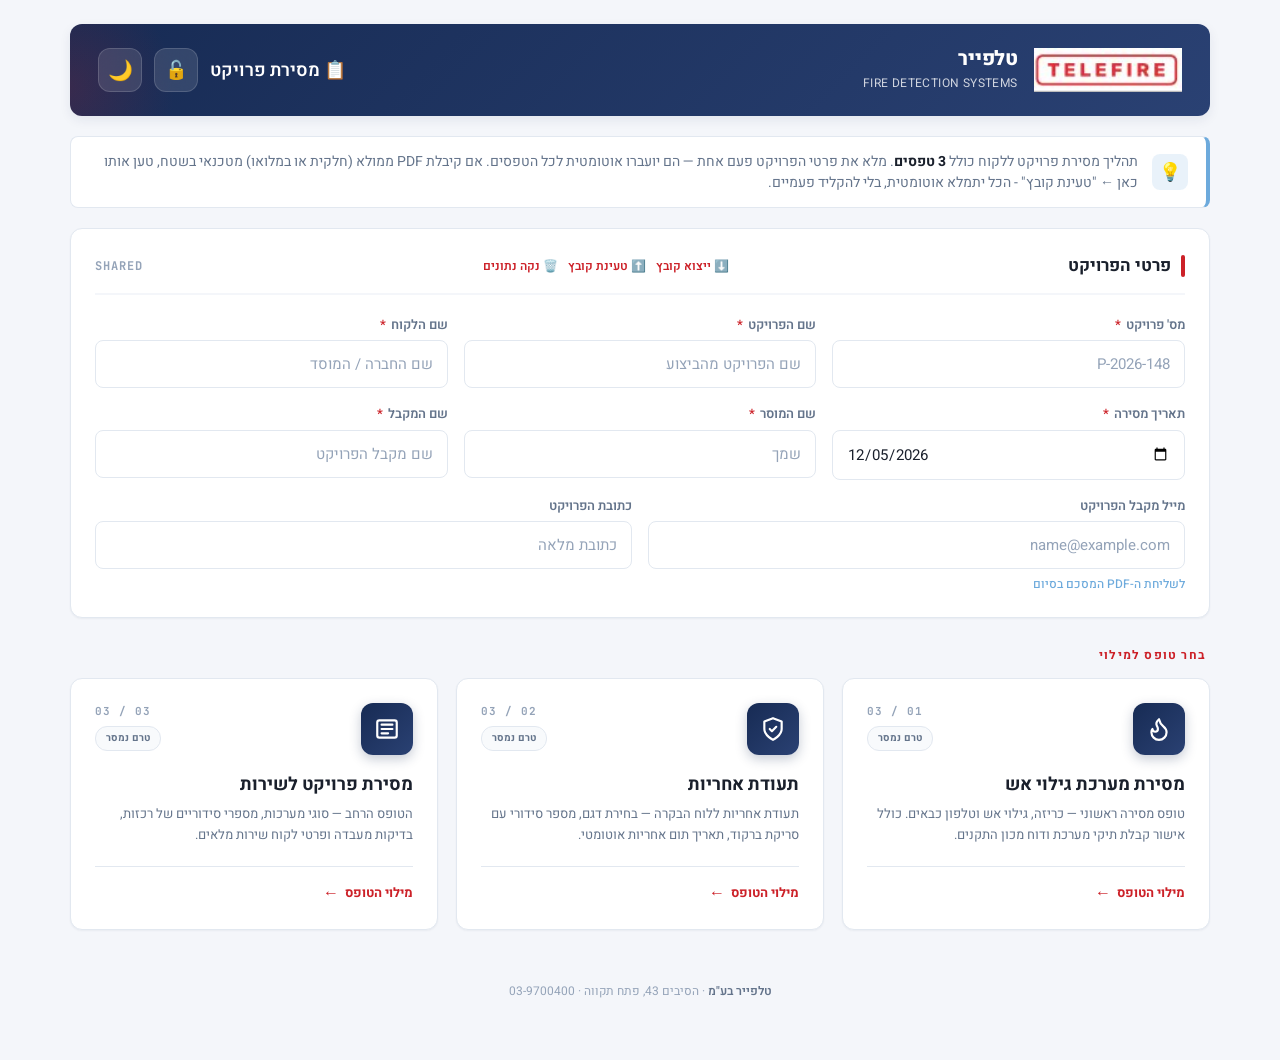
<file: index.html>
<!DOCTYPE html>
<html lang="he" dir="rtl">
<head>
<meta charset="UTF-8">
<meta name="viewport" content="width=device-width, initial-scale=1.0">
<title>מסירת פרויקט | טלפייר</title>

<!-- Fonts -->
<link rel="preconnect" href="https://fonts.googleapis.com">
<link rel="preconnect" href="https://fonts.gstatic.com" crossorigin>
<link href="https://fonts.googleapis.com/css2?family=Heebo:wght@300;400;500;600;700;800&family=JetBrains+Mono:wght@500;600&display=swap" rel="stylesheet">

<!-- Shared styles -->
<link rel="stylesheet" href="shared/styles.css">
</head>
<body>

<div class="app app--wide">

  <!-- ===== HEADER ===== -->
  <header class="header">
    <div class="brand">
      <div class="brand-logo">
        <img src="shared/telefire-logo.png" alt="Telefire">
      </div>
      <div class="brand-text">
        <div class="name">טלפייר</div>
        <div class="tagline">FIRE DETECTION SYSTEMS</div>
      </div>
    </div>
    <div class="header-right">
      <div class="page-title">📋 מסירת פרויקט</div>
      <button class="data-lock-toggle" id="dataLockToggle" type="button" aria-label="נעילת נתונים">🔓</button>
      <button class="theme-toggle" id="themeToggle" aria-label="החלף תצוגה" title="החלף תצוגה">
        <span id="themeIcon">🌙</span>
      </button>
    </div>
  </header>

  <!-- ===== INTRO ===== -->
  <div class="intro-bar">
    <div class="icon">💡</div>
    <div>
      תהליך מסירת פרויקט ללקוח כולל <strong>3 טפסים</strong>.
      מלא את פרטי הפרויקט פעם אחת — הם יועברו אוטומטית לכל הטפסים.
      אם קיבלת PDF ממולא (חלקית או במלואו) מטכנאי בשטח, טען אותו כאן ← "טעינת קובץ" - הכל יתמלא אוטומטית, בלי להקליד פעמיים.
    </div>
  </div>

  <!-- ===== SHARED PROJECT FIELDS ===== -->
  <section class="card">
    <div class="card-title">
      פרטי הפרויקט
      <button type="button" id="exportBtn" class="signature-clear" style="margin-right:auto;">⬇️ ייצוא קובץ</button>
      <button type="button" id="importBtn" class="signature-clear">⬆️ טעינת קובץ</button>
      <input type="file" id="importFile" accept="application/pdf,.pdf,application/json,.json" style="display:none">
      <button type="button" id="clearFormBtn" class="signature-clear">🗑️ נקה נתונים</button>
      <span class="card-title-num">SHARED</span>
    </div>

    <div class="fields-3">
      <div class="field">
        <label>מס' פרויקט <span class="req">*</span></label>
        <input class="input" type="text" name="project_number" placeholder="P-2026-148">
      </div>
      <div class="field">
        <label>שם הפרויקט <span class="req">*</span></label>
        <input class="input" type="text" name="project_name" placeholder="שם הפרויקט מהביצוע">
      </div>
      <div class="field">
        <label>שם הלקוח <span class="req">*</span></label>
        <input class="input" type="text" name="customer_name" placeholder="שם החברה / המוסד">
      </div>
    </div>

    <div class="fields-3" style="margin-top:16px;">
      <div class="field">
        <label>תאריך מסירה <span class="req">*</span></label>
        <input class="input" type="date" name="handover_date">
      </div>
      <div class="field">
        <label>שם המוסר <span class="req">*</span></label>
        <input class="input" type="text" name="deliverer_name" placeholder="שמך">
      </div>
      <div class="field">
        <label>שם המקבל <span class="req">*</span></label>
        <input class="input" type="text" name="receiver_name" placeholder="שם מקבל הפרויקט">
      </div>
    </div>

    <div class="fields" style="margin-top:16px;">
      <div class="field">
        <label>מייל מקבל הפרויקט</label>
        <input class="input" type="email" name="receiver_email" dir="ltr" style="text-align:right;" placeholder="name@example.com">
        <span class="field-hint">לשליחת ה-PDF המסכם בסיום</span>
      </div>
      <div class="field">
        <label>כתובת הפרויקט</label>
        <input class="input" type="text" name="project_address" placeholder="כתובת מלאה">
      </div>
    </div>
  </section>

  <!-- ===== FORM SELECTION CARDS ===== -->
  <div class="section-label">בחר טופס למילוי</div>

  <div class="handover-cards">

    <!-- Card 1: Fire System -->
    <a class="handover-card" href="form1-fire-system.html" data-form="fire-system">
      <div class="handover-card-header">
        <div class="handover-card-icon">
          <svg viewBox="0 0 24 24" fill="none" stroke="currentColor" stroke-width="2" stroke-linecap="round" stroke-linejoin="round">
            <path d="M8.5 14.5A2.5 2.5 0 0 0 11 12c0-1.38-.5-2-1-3-1.072-2.143-.224-4.054 2-6 .5 2.5 2 4.9 4 6.5 2 1.6 3 3.5 3 5.5a7 7 0 1 1-14 0c0-1.153.433-2.294 1-3a2.5 2.5 0 0 0 2.5 2.5z"/>
          </svg>
        </div>
        <div class="handover-card-meta">
          <span class="handover-card-num">01 / 03</span>
          <span class="handover-card-status status-pending" data-status>טרם נמסר</span>
        </div>
      </div>
      <h3>מסירת מערכת גילוי אש</h3>
      <p>טופס מסירה ראשוני — כריזה, גילוי אש וטלפון כבאים. כולל אישור קבלת תיקי מערכת ודוח מכון התקנים.</p>
      <span class="handover-card-cta">מילוי הטופס</span>
    </a>

    <!-- Card 2: Warranty -->
    <a class="handover-card" href="form2-warranty.html" data-form="warranty">
      <div class="handover-card-header">
        <div class="handover-card-icon">
          <svg viewBox="0 0 24 24" fill="none" stroke="currentColor" stroke-width="2" stroke-linecap="round" stroke-linejoin="round">
            <path d="M12 22s8-4 8-10V5l-8-3-8 3v7c0 6 8 10 8 10z"/>
            <path d="M9 12l2 2 4-4"/>
          </svg>
        </div>
        <div class="handover-card-meta">
          <span class="handover-card-num">02 / 03</span>
          <span class="handover-card-status status-pending" data-status>טרם נמסר</span>
        </div>
      </div>
      <h3>תעודת אחריות</h3>
      <p>תעודת אחריות ללוח הבקרה — בחירת דגם, מספר סידורי עם סריקת ברקוד, תאריך תום אחריות אוטומטי.</p>
      <span class="handover-card-cta">מילוי הטופס</span>
    </a>

    <!-- Card 3: Service -->
    <a class="handover-card" href="form3-service.html" data-form="service">
      <div class="handover-card-header">
        <div class="handover-card-icon">
          <svg viewBox="0 0 24 24" fill="none" stroke="currentColor" stroke-width="2" stroke-linecap="round" stroke-linejoin="round">
            <rect x="3" y="4" width="18" height="16" rx="2"/>
            <path d="M7 8h10M7 12h10M7 16h6"/>
          </svg>
        </div>
        <div class="handover-card-meta">
          <span class="handover-card-num">03 / 03</span>
          <span class="handover-card-status status-pending" data-status>טרם נמסר</span>
        </div>
      </div>
      <h3>מסירת פרויקט לשירות</h3>
      <p>הטופס הרחב — סוגי מערכות, מספרי סידוריים של רכזות, בדיקות מעבדה ופרטי לקוח שירות מלאים.</p>
      <span class="handover-card-cta">מילוי הטופס</span>
    </a>

  </div>

  <!-- ===== FOOTER ===== -->
  <div class="footer">
    <strong>טלפייר בע"מ</strong> · הסיבים 43, פתח תקווה · 03-9700400
  </div>

</div>

<div class="toast" id="toast"></div>

<!-- Shared scripts -->
<script src="shared/theme.js"></script>

<script>
// ============================================
// PAGE LOGIC - Landing Page
// ============================================

// 1. Dark mode
TF_initTheme();

// 2. Shared fields setup
const SHARED_FIELDS = [
  'project_number', 'project_name', 'customer_name',
  'handover_date', 'deliverer_name', 'receiver_name', 'receiver_email', 'project_address'
];
const REQUIRED_FIELDS = [
  'project_number', 'project_name', 'customer_name',
  'handover_date', 'deliverer_name', 'receiver_name'
];

// Landing page uses the same lock-aware draft mechanism as the forms.
// The shared fields themselves live in TF shared storage (for cross-form prefill),
// and the lock/dialog behavior wraps around restoring them on reload.
const FORM_TYPE = 'landing';

// Restore: on reload without lock -> ask; otherwise silent restore
(function() {
  const shared = TF_getShared();
  const hasData = SHARED_FIELDS.some(n => shared[n]);

  function applySharedToFields() {
    TF_prefillShared(SHARED_FIELDS);
  }
  function clearSharedData() {
    TF_clearShared();
  }

  // Detect reload
  let reload = false;
  try {
    const nav = performance.getEntriesByType('navigation');
    reload = nav.length > 0 && nav[0].type === 'reload';
  } catch (e) {}

  if (hasData && reload && !TF_isLocked()) {
    // Ask the user via the shared dialog (built by theme.js for forms;
    // we re-create the same minimal dialog here)
    const overlay = document.createElement('div');
    overlay.className = 'draft-dialog-overlay show';
    const dialog = document.createElement('div');
    dialog.className = 'draft-dialog show';
    dialog.innerHTML =
      '<div class="draft-dialog-icon">📝</div>' +
      '<div class="draft-dialog-title">נמצאו נתונים שמורים</div>' +
      '<div class="draft-dialog-text">יש פרטי פרויקט שמורים מהפעם הקודמת. מה תרצה לעשות?</div>' +
      '<div class="draft-dialog-actions">' +
      '<button type="button" class="btn btn-primary" data-action="continue">המשך מהנתונים</button>' +
      '<button type="button" class="btn btn-secondary" data-action="clean">התחל נקי</button>' +
      '</div>';
    document.body.appendChild(overlay);
    document.body.appendChild(dialog);
    const close = () => { overlay.remove(); dialog.remove(); };
    dialog.querySelector('[data-action="continue"]').addEventListener('click', () => { close(); applySharedToFields(); setDefaultDate(); });
    dialog.querySelector('[data-action="clean"]').addEventListener('click', () => { close(); clearSharedData(); setDefaultDate(); });
  } else {
    applySharedToFields();
    setDefaultDate();
  }

  function setDefaultDate() {
    const dateField = document.querySelector('[name="handover_date"]');
    if (dateField && !dateField.value) {
      dateField.value = new Date().toISOString().split('T')[0];
      const data = TF_getShared();
      data.handover_date = dateField.value;
      TF_setShared(data);
    }
  }
})();

// Auto-save on typing
TF_autosaveShared(SHARED_FIELDS);

// Lock toggle + clear button (GLOBAL clear = new project, resets everything)
TF_initDataControls(FORM_TYPE, function() {
  // status badges reset happens via reload after TF_clearAll
});

// 3. Update form status badges (נשלח ✓)
const status = TF_getStatus();
document.querySelectorAll('.handover-card').forEach(card => {
  const form = card.dataset.form;
  const badge = card.querySelector('[data-status]');
  if (status[form] && status[form].submitted) {
    badge.textContent = 'נשלח ✓';
    badge.classList.remove('status-pending');
    badge.classList.add('status-done');
  }
});

// 4. Validate required fields before entering a form
document.querySelectorAll('.handover-card').forEach(card => {
  card.addEventListener('click', (e) => {
    const missing = REQUIRED_FIELDS.filter(name => {
      const el = document.querySelector(`[name="${name}"]`);
      return !el || !el.value.trim();
    });
    if (missing.length) {
      e.preventDefault();
      TF_toast('יש למלא את כל פרטי הפרויקט המשותפים');
      const first = document.querySelector(`[name="${missing[0]}"]`);
      if (first) {
        first.focus();
        first.scrollIntoView({ behavior: 'smooth', block: 'center' });
      }
    }
  });
});

// ===== PROJECT FILE EXPORT / IMPORT =====
// NEW: import now goes through the shared TF_applyProjectFile() (theme.js),
// which auto-detects a technician's PDF-with-embedded-data OR a plain .json,
// so loading a file HERE on the dashboard fills the shared project fields
// immediately - unblocking the cards above without retyping anything, and
// pre-fills any of the 3 forms' own drafts that the file contains too.
// Export stays a plain .json "everything" backup (pick which forms to
// include) - useful for the office to keep a full record, separate from
// the single-form PDF each form's own "ייצוא PDF למשרד" button produces.
(function(){
  const STATUS_K = 'tf_handover_status';
  const DRAFT_P  = 'tf_handover_draft_';
  const PROJECT_FORMS = [
    { type:'fire-system', label:'מסירת גילוי אש' },
    { type:'warranty',    label:'תעודת אחריות' },
    { type:'service',     label:'מסירה לשירות' }
  ];

  function valHasData(v){
    if (Array.isArray(v)) return v.some(x => String(x).trim() !== '');
    return v !== '' && v !== false && v != null;
  }
  function readDraft(type){
    try { return JSON.parse(sessionStorage.getItem(DRAFT_P + type) || 'null'); } catch(_){ return null; }
  }
  function formHasData(type){
    const d = readDraft(type);
    if (d && Object.keys(d).some(k => valHasData(d[k]))) return true;
    const st = TF_getStatus();
    if (st[type] && st[type].submitted) return true;
    const sig = TF_loadSignatureDraft(type);
    if (sig && Object.keys(sig).some(k => sig[k])) return true;
    return false;
  }

  function buildExport(types){
    const st = TF_getStatus();
    const forms = {};
    types.forEach(type => {
      let sig = TF_loadSignatureDraft(type);
      if (sig && !Object.keys(sig).length) sig = null;
      forms[type] = { draft: readDraft(type), sig: sig, submitted: !!(st[type] && st[type].submitted) };
    });
    return { schema:'telefire-handover-project', version:1,
             exported_at:new Date().toISOString(), shared:TF_getShared(), forms:forms };
  }

  function download(obj){
    const s = obj.shared || {};
    const raw = (s.project_number || s.project_name || 'project') + '';
    const safe = raw.replace(/[^\w\u0590-\u05FF\-]+/g,'_').slice(0,40) || 'project';
    const blob = new Blob([JSON.stringify(obj, null, 2)], { type:'application/json' });
    const a = document.createElement('a');
    a.href = URL.createObjectURL(blob);
    a.download = 'Telefire_Project_' + safe + '.json';
    document.body.appendChild(a); a.click(); a.remove();
    setTimeout(() => URL.revokeObjectURL(a.href), 1000);
  }

  function dialog(innerHTML){
    const overlay = document.createElement('div'); overlay.className = 'draft-dialog-overlay show';
    const box = document.createElement('div'); box.className = 'draft-dialog show';
    box.innerHTML = innerHTML;
    document.body.appendChild(overlay); document.body.appendChild(box);
    const close = () => { overlay.remove(); box.remove(); };
    overlay.addEventListener('click', close);
    return { box, close };
  }

  // ---------- EXPORT (unchanged - plain JSON "everything" backup) ----------
  document.getElementById('exportBtn').addEventListener('click', () => {
    const rows = PROJECT_FORMS.map(f => {
      const on = formHasData(f.type) ? 'checked' : '';
      return '<label style="display:flex;gap:10px;align-items:center;padding:8px 4px;font-weight:500;">' +
             '<input type="checkbox" value="' + f.type + '" ' + on + '> ' + f.label + '</label>';
    }).join('');
    const d = dialog(
      '<div class="draft-dialog-icon">⬇️</div>' +
      '<div class="draft-dialog-title">ייצוא קובץ פרויקט</div>' +
      '<div class="draft-dialog-text">בחר אילו טפסים לכלול. פרטי הפרויקט המשותפים תמיד נכללים.</div>' +
      '<div style="text-align:right;margin:6px 0 14px;">' + rows + '</div>' +
      '<div class="draft-dialog-actions">' +
      '<button type="button" class="btn btn-primary" data-act="go">ייצא</button>' +
      '<button type="button" class="btn btn-secondary" data-act="cancel">ביטול</button></div>'
    );
    d.box.querySelector('[data-act="cancel"]').addEventListener('click', d.close);
    d.box.querySelector('[data-act="go"]').addEventListener('click', () => {
      const types = Array.from(d.box.querySelectorAll('input[type="checkbox"]:checked')).map(c => c.value);
      d.close();
      download(buildExport(types));
      TF_toast('הקובץ יוצא ✓', 'success');
    });
  });

  // ---------- IMPORT (NEW - delegates to shared theme.js, PDF-aware) ----------
  TF_initProjectImportButton('importBtn', 'importFile');
})();
</script>

</body>
</html>
</file>
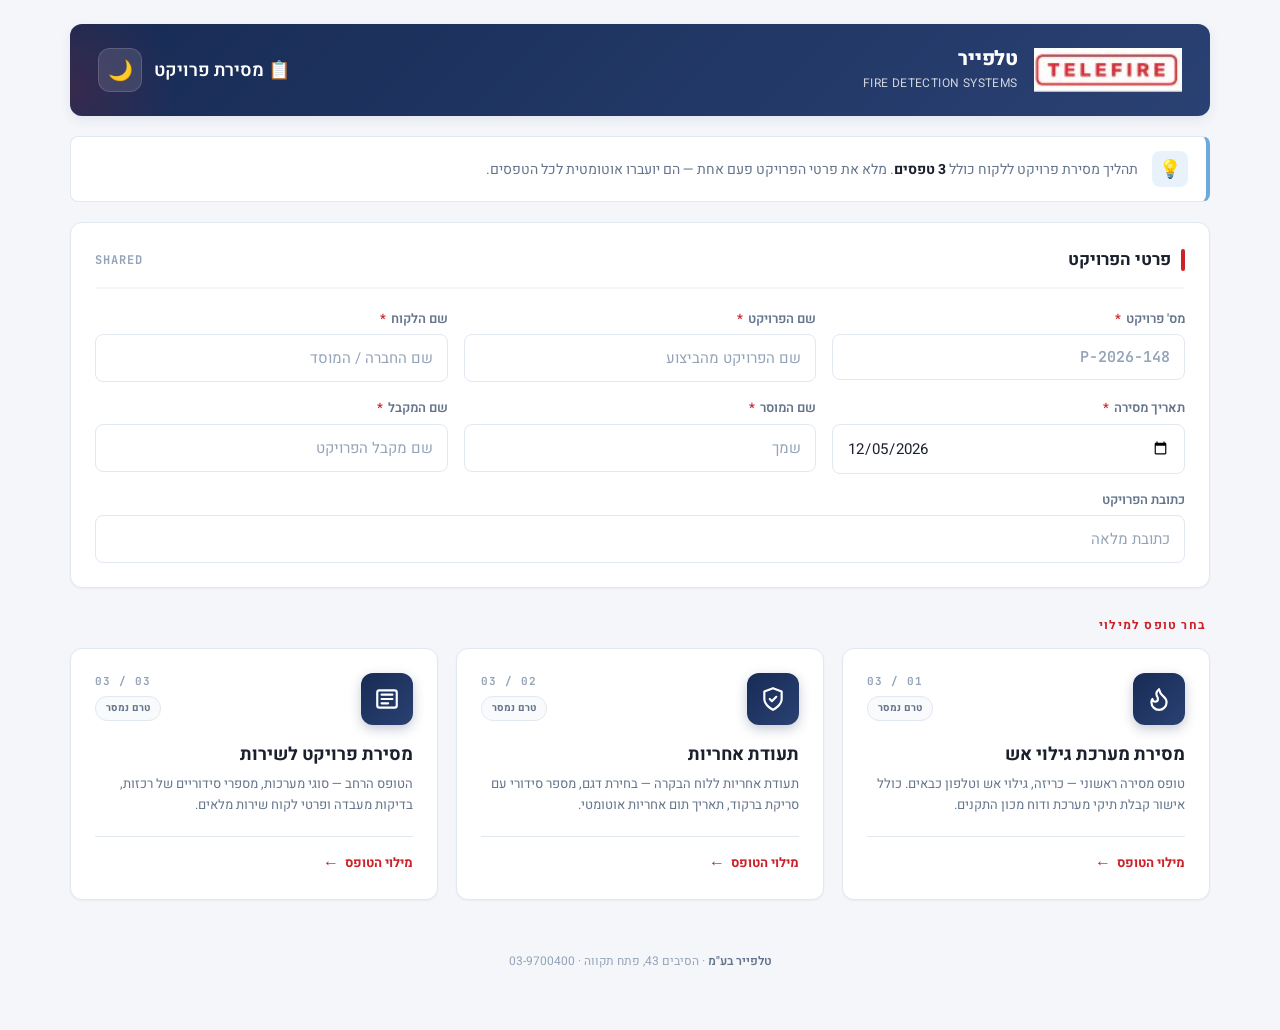
<file: index-1.html>
<!DOCTYPE html>
<html lang="he" dir="rtl">
<head>
<meta charset="UTF-8">
<meta name="viewport" content="width=device-width, initial-scale=1.0">
<title>מסירת פרויקט | טלפייר</title>

<!-- Fonts -->
<link rel="preconnect" href="https://fonts.googleapis.com">
<link rel="preconnect" href="https://fonts.gstatic.com" crossorigin>
<link href="https://fonts.googleapis.com/css2?family=Heebo:wght@300;400;500;600;700;800&family=JetBrains+Mono:wght@500;600&display=swap" rel="stylesheet">

<!-- Shared styles -->
<link rel="stylesheet" href="shared/styles.css">
</head>
<body>

<div class="app app--wide">

  <!-- ===== HEADER ===== -->
  <header class="header">
    <div class="brand">
      <div class="brand-logo">
        <img src="shared/telefire-logo.png" alt="Telefire">
      </div>
      <div class="brand-text">
        <div class="name">טלפייר</div>
        <div class="tagline">FIRE DETECTION SYSTEMS</div>
      </div>
    </div>
    <div class="header-right">
      <div class="page-title">📋 מסירת פרויקט</div>
      <button class="theme-toggle" id="themeToggle" aria-label="החלף תצוגה" title="החלף תצוגה">
        <span id="themeIcon">🌙</span>
      </button>
    </div>
  </header>

  <!-- ===== INTRO ===== -->
  <div class="intro-bar">
    <div class="icon">💡</div>
    <div>
      תהליך מסירת פרויקט ללקוח כולל <strong>3 טפסים</strong>.
      מלא את פרטי הפרויקט פעם אחת — הם יועברו אוטומטית לכל הטפסים.
    </div>
  </div>

  <!-- ===== SHARED PROJECT FIELDS ===== -->
  <section class="card">
    <div class="card-title">
      פרטי הפרויקט
      <span class="card-title-num">SHARED</span>
    </div>

    <div class="fields-3">
      <div class="field">
        <label>מס' פרויקט <span class="req">*</span></label>
        <input class="input input-mono" type="text" name="project_number" placeholder="P-2026-148">
      </div>
      <div class="field">
        <label>שם הפרויקט <span class="req">*</span></label>
        <input class="input" type="text" name="project_name" placeholder="שם הפרויקט מהביצוע">
      </div>
      <div class="field">
        <label>שם הלקוח <span class="req">*</span></label>
        <input class="input" type="text" name="customer_name" placeholder="שם החברה / המוסד">
      </div>
    </div>

    <div class="fields-3" style="margin-top:16px;">
      <div class="field">
        <label>תאריך מסירה <span class="req">*</span></label>
        <input class="input" type="date" name="handover_date">
      </div>
      <div class="field">
        <label>שם המוסר <span class="req">*</span></label>
        <input class="input" type="text" name="deliverer_name" placeholder="שמך">
      </div>
      <div class="field">
        <label>שם המקבל <span class="req">*</span></label>
        <input class="input" type="text" name="receiver_name" placeholder="שם מקבל הפרויקט">
      </div>
    </div>

    <div class="fields-1" style="margin-top:16px;">
      <div class="field">
        <label>כתובת הפרויקט</label>
        <input class="input" type="text" name="project_address" placeholder="כתובת מלאה">
      </div>
    </div>
  </section>

  <!-- ===== FORM SELECTION CARDS ===== -->
  <div class="section-label">בחר טופס למילוי</div>

  <div class="handover-cards">

    <!-- Card 1: Fire System -->
    <a class="handover-card" href="form1-fire-system.html" data-form="fire-system">
      <div class="handover-card-header">
        <div class="handover-card-icon">
          <svg viewBox="0 0 24 24" fill="none" stroke="currentColor" stroke-width="2" stroke-linecap="round" stroke-linejoin="round">
            <path d="M8.5 14.5A2.5 2.5 0 0 0 11 12c0-1.38-.5-2-1-3-1.072-2.143-.224-4.054 2-6 .5 2.5 2 4.9 4 6.5 2 1.6 3 3.5 3 5.5a7 7 0 1 1-14 0c0-1.153.433-2.294 1-3a2.5 2.5 0 0 0 2.5 2.5z"/>
          </svg>
        </div>
        <div class="handover-card-meta">
          <span class="handover-card-num">01 / 03</span>
          <span class="handover-card-status status-pending" data-status>טרם נמסר</span>
        </div>
      </div>
      <h3>מסירת מערכת גילוי אש</h3>
      <p>טופס מסירה ראשוני — כריזה, גילוי אש וטלפון כבאים. כולל אישור קבלת תיקי מערכת ודוח מכון התקנים.</p>
      <span class="handover-card-cta">מילוי הטופס</span>
    </a>

    <!-- Card 2: Warranty -->
    <a class="handover-card" href="form2-warranty.html" data-form="warranty">
      <div class="handover-card-header">
        <div class="handover-card-icon">
          <svg viewBox="0 0 24 24" fill="none" stroke="currentColor" stroke-width="2" stroke-linecap="round" stroke-linejoin="round">
            <path d="M12 22s8-4 8-10V5l-8-3-8 3v7c0 6 8 10 8 10z"/>
            <path d="M9 12l2 2 4-4"/>
          </svg>
        </div>
        <div class="handover-card-meta">
          <span class="handover-card-num">02 / 03</span>
          <span class="handover-card-status status-pending" data-status>טרם נמסר</span>
        </div>
      </div>
      <h3>תעודת אחריות</h3>
      <p>תעודת אחריות ללוח הבקרה — בחירת דגם, מספר סידורי עם סריקת ברקוד, תאריך תום אחריות אוטומטי.</p>
      <span class="handover-card-cta">מילוי הטופס</span>
    </a>

    <!-- Card 3: Service -->
    <a class="handover-card" href="form3-service.html" data-form="service">
      <div class="handover-card-header">
        <div class="handover-card-icon">
          <svg viewBox="0 0 24 24" fill="none" stroke="currentColor" stroke-width="2" stroke-linecap="round" stroke-linejoin="round">
            <rect x="3" y="4" width="18" height="16" rx="2"/>
            <path d="M7 8h10M7 12h10M7 16h6"/>
          </svg>
        </div>
        <div class="handover-card-meta">
          <span class="handover-card-num">03 / 03</span>
          <span class="handover-card-status status-pending" data-status>טרם נמסר</span>
        </div>
      </div>
      <h3>מסירת פרויקט לשירות</h3>
      <p>הטופס הרחב — סוגי מערכות, מספרי סידוריים של רכזות, בדיקות מעבדה ופרטי לקוח שירות מלאים.</p>
      <span class="handover-card-cta">מילוי הטופס</span>
    </a>

  </div>

  <!-- ===== FOOTER ===== -->
  <div class="footer">
    <strong>טלפייר בע"מ</strong> · הסיבים 43, פתח תקווה · 03-9700400
  </div>

</div>

<div class="toast" id="toast"></div>

<!-- Shared scripts -->
<script src="shared/theme.js"></script>

<script>
// ============================================
// PAGE LOGIC - Landing Page
// ============================================

// 1. Dark mode
TF_initTheme();

// 2. Shared fields setup
const SHARED_FIELDS = [
  'project_number', 'project_name', 'customer_name',
  'handover_date', 'deliverer_name', 'receiver_name', 'project_address'
];
const REQUIRED_FIELDS = [
  'project_number', 'project_name', 'customer_name',
  'handover_date', 'deliverer_name', 'receiver_name'
];

// Prefill from previous session
TF_prefillShared(SHARED_FIELDS);

// Default handover date = today
const dateField = document.querySelector('[name="handover_date"]');
if (dateField && !dateField.value) {
  dateField.value = new Date().toISOString().split('T')[0];
  // Save the default too
  const data = TF_getShared();
  data.handover_date = dateField.value;
  TF_setShared(data);
}

// Auto-save on typing
TF_autosaveShared(SHARED_FIELDS);

// 3. Update form status badges (נשלח ✓)
const status = TF_getStatus();
document.querySelectorAll('.handover-card').forEach(card => {
  const form = card.dataset.form;
  const badge = card.querySelector('[data-status]');
  if (status[form] && status[form].submitted) {
    badge.textContent = 'נשלח ✓';
    badge.classList.remove('status-pending');
    badge.classList.add('status-done');
  }
});

// 4. Validate required fields before entering a form
document.querySelectorAll('.handover-card').forEach(card => {
  card.addEventListener('click', (e) => {
    const missing = REQUIRED_FIELDS.filter(name => {
      const el = document.querySelector(`[name="${name}"]`);
      return !el || !el.value.trim();
    });
    if (missing.length) {
      e.preventDefault();
      TF_toast('יש למלא את כל פרטי הפרויקט המשותפים');
      const first = document.querySelector(`[name="${missing[0]}"]`);
      if (first) {
        first.focus();
        first.scrollIntoView({ behavior: 'smooth', block: 'center' });
      }
    }
  });
});
</script>

</body>
</html>
</file>
<file: shared/styles.css>
/* ============================================================
   TELEFIRE PROJECT HANDOVER - SHARED STYLES
   Used by: index.html, form1, form2, form3
   ============================================================ */

/* ===== COLOR PALETTE (from brand guide) ===== */
:root {
  --tf-light:   #DCDCDC;
  --tf-black:   #2A2A2A;
  --tf-teal:    #6DAADC;
  --tf-navy:    #172B54;
  --tf-red:     #CC2128;
  --tf-red-dark:#A81920;

  /* Surfaces & text */
  --bg:           #F4F6FA;
  --card:         #FFFFFF;
  --text:         #1A202C;
  --text-muted:   #64748B;
  --text-faint:   #94A3B8;
  --border:       #E2E8F0;
  --border-strong:#CBD5E1;
  --input-bg:     #FFFFFF;
  --input-bg-soft:#F8FAFC;

  --header-bg: linear-gradient(135deg, var(--tf-navy) 0%, #2A4173 100%);
  --header-glow: rgba(204,33,40,0.18);

  --shadow-sm: 0 1px 2px rgba(23,43,84,0.05);
  --shadow:    0 4px 12px rgba(23,43,84,0.08);
  --shadow-lg: 0 12px 32px rgba(23,43,84,0.12);

  --radius:    12px;
  --radius-sm: 8px;
  --success:   #10B981;
}

[data-theme="dark"] {
  --bg:           #0B1426;
  --card:         #131F36;
  --text:         #E6EDF7;
  --text-muted:   #94A8C4;
  --text-faint:   #647590;
  --border:       #243454;
  --border-strong:#2F4368;
  --input-bg:     #1A2942;
  --input-bg-soft:#131F36;

  --header-bg: linear-gradient(135deg, #0F1F3D 0%, #1A2942 100%);
  --header-glow: rgba(204,33,40,0.28);

  --shadow-sm: 0 1px 2px rgba(0,0,0,0.3);
  --shadow:    0 4px 12px rgba(0,0,0,0.35);
  --shadow-lg: 0 12px 32px rgba(0,0,0,0.5);
}

/* ===== RESET ===== */
* { box-sizing: border-box; margin: 0; padding: 0; }

html, body {
  font-family: 'Heebo', -apple-system, BlinkMacSystemFont, sans-serif;
  background: var(--bg);
  color: var(--text);
  font-size: 16px;
  line-height: 1.5;
  min-height: 100vh;
  -webkit-font-smoothing: antialiased;
  transition: background-color 0.3s, color 0.3s;
}

.app { max-width: 1100px; margin: 0 auto; padding: 24px 20px 60px; }
.app--narrow { max-width: 880px; }
.app--wide { max-width: 1180px; }

/* ===== HEADER ===== */
.header {
  background: var(--header-bg);
  border-radius: var(--radius);
  padding: 24px 28px;
  margin-bottom: 20px;
  display: flex;
  align-items: center;
  justify-content: space-between;
  flex-wrap: wrap;
  gap: 16px;
  box-shadow: var(--shadow);
  position: relative;
  overflow: hidden;
}
.header::before {
  content: '';
  position: absolute;
  top: -50%;
  left: -10%;
  width: 220px;
  height: 220px;
  background: radial-gradient(circle, var(--header-glow), transparent 70%);
  pointer-events: none;
}

.brand { display: flex; align-items: center; gap: 16px; z-index: 1; }
.brand-logo { display: inline-flex; align-items: center; flex-shrink: 0; }
.brand-logo img { height: 44px; width: auto; display: block; }
.brand-text { color: white; }
.brand-text .name { font-size: 20px; font-weight: 800; letter-spacing: -0.3px; line-height: 1.1; }
.brand-text .tagline { font-size: 12px; opacity: 0.78; margin-top: 4px; letter-spacing: 0.4px; }

.header-right { display: flex; align-items: center; gap: 12px; z-index: 1; }
.page-title { color: white; font-size: 18px; font-weight: 600; }

.back-btn, .theme-toggle {
  height: 44px;
  border-radius: 12px;
  background: rgba(255,255,255,0.12);
  border: 1px solid rgba(255,255,255,0.15);
  color: white;
  cursor: pointer;
  display: inline-flex;
  align-items: center;
  justify-content: center;
  font-family: inherit;
  font-size: 14px;
  font-weight: 600;
  transition: all 0.2s;
  text-decoration: none;
  backdrop-filter: blur(10px);
}
.back-btn { padding: 0 16px; gap: 6px; }
.theme-toggle { width: 44px; font-size: 20px; }
.back-btn:hover, .theme-toggle:hover { background: rgba(255,255,255,0.22); transform: translateY(-1px); }

/* ===== FORM BADGE ===== */
.form-badge {
  display: inline-flex; align-items: center; gap: 8px;
  padding: 6px 14px;
  background: rgba(204,33,40,0.1);
  color: var(--tf-red);
  border-radius: 20px;
  font-size: 12px;
  font-weight: 700;
  letter-spacing: 1px;
  margin-bottom: 16px;
  border: 1px solid rgba(204,33,40,0.2);
}

/* ===== CARDS ===== */
.card {
  background: var(--card);
  border-radius: var(--radius);
  padding: 24px;
  margin-bottom: 18px;
  box-shadow: var(--shadow-sm);
  border: 1px solid var(--border);
  transition: background-color 0.3s, border-color 0.3s;
}
.card-title {
  font-size: 17px;
  font-weight: 700;
  color: var(--text);
  margin-bottom: 20px;
  display: flex;
  align-items: center;
  gap: 10px;
  padding-bottom: 14px;
  border-bottom: 2px solid var(--bg);
}
.card-title::before {
  content: '';
  width: 4px;
  height: 22px;
  background: var(--tf-red);
  border-radius: 2px;
}
.card-title-num {
  font-family: 'JetBrains Mono', monospace;
  font-size: 12px;
  color: var(--text-faint);
  margin-right: auto;
  letter-spacing: 1px;
}
.card-subtitle {
  font-size: 13px;
  font-weight: 600;
  color: var(--tf-teal);
  letter-spacing: 0.8px;
  text-transform: uppercase;
  margin: 24px 0 14px;
  padding-bottom: 8px;
  border-bottom: 1px solid var(--border);
  display: flex;
  align-items: center;
  gap: 8px;
}
.card-subtitle:first-child { margin-top: 0; }
.card-subtitle .icon { font-size: 15px; }

/* ===== FIELDS & INPUTS ===== */
.fields { display: grid; grid-template-columns: repeat(2, 1fr); gap: 16px; }
.fields-3 { display: grid; grid-template-columns: repeat(3, 1fr); gap: 16px; }
.fields-1 { display: grid; grid-template-columns: 1fr; gap: 16px; }
@media (max-width: 700px) {
  .fields, .fields-3 { grid-template-columns: 1fr; }
}

.field { display: flex; flex-direction: column; gap: 6px; }
.field--full { grid-column: 1 / -1; }
.field label {
  font-size: 13px;
  font-weight: 600;
  color: var(--text-muted);
}
.field label .req { color: var(--tf-red); margin-right: 2px; }
.field-hint {
  font-size: 12px;
  color: var(--tf-teal);
  font-weight: 500;
  display: inline-flex;
  align-items: center;
  gap: 4px;
}

.input, .textarea, .select {
  width: 100%;
  padding: 12px 14px;
  font-family: inherit;
  font-size: 15px;
  background: var(--input-bg);
  border: 1.5px solid var(--border);
  border-radius: var(--radius-sm);
  color: var(--text);
  transition: all 0.15s;
  min-height: 46px;
}
.input:focus, .textarea:focus, .select:focus {
  outline: none;
  border-color: var(--tf-teal);
  box-shadow: 0 0 0 3px rgba(109,170,220,0.18);
}
.input::placeholder, .textarea::placeholder { color: var(--text-faint); }
.input.input-mono { font-family: 'JetBrains Mono', monospace; font-weight: 600; }
.input[readonly] {
  background: var(--input-bg-soft);
  color: var(--text-muted);
  cursor: default;
  font-weight: 700;
}
.textarea {
  resize: vertical;
  min-height: 80px;
  line-height: 1.6;
  font-family: inherit;
}

.select {
  appearance: none;
  -webkit-appearance: none;
  padding-left: 38px;
  background-image: url("data:image/svg+xml;charset=UTF-8,%3csvg xmlns='http://www.w3.org/2000/svg' width='12' height='8' viewBox='0 0 12 8' fill='none'%3e%3cpath d='M1 1.5L6 6.5L11 1.5' stroke='%2364748B' stroke-width='1.8' stroke-linecap='round' stroke-linejoin='round'/%3e%3c/svg%3e");
  background-repeat: no-repeat;
  background-position: left 14px center;
  cursor: pointer;
}
[data-theme="dark"] .select {
  background-image: url("data:image/svg+xml;charset=UTF-8,%3csvg xmlns='http://www.w3.org/2000/svg' width='12' height='8' viewBox='0 0 12 8' fill='none'%3e%3cpath d='M1 1.5L6 6.5L11 1.5' stroke='%2394A8C4' stroke-width='1.8' stroke-linecap='round' stroke-linejoin='round'/%3e%3c/svg%3e");
}

/* ===== YES/NO PILLS ===== */
.yn-row {
  display: flex;
  align-items: center;
  justify-content: space-between;
  padding: 14px 16px;
  background: var(--input-bg-soft);
  border-radius: var(--radius-sm);
  border: 1px solid var(--border);
  gap: 12px;
}
.yn-row .label { font-size: 14px; font-weight: 600; color: var(--text); flex: 1; }
.yn-pills { display: flex; gap: 4px; }
.yn-pills label {
  padding: 7px 18px;
  background: var(--card);
  border: 1.5px solid var(--border);
  border-radius: 6px;
  font-size: 13px;
  font-weight: 600;
  color: var(--text-muted);
  cursor: pointer;
  transition: all 0.15s;
  min-width: 54px;
  text-align: center;
}
.yn-pills label:hover { border-color: var(--text-muted); }
.yn-pills label:has(input:checked) {
  background: var(--tf-red);
  color: white;
  border-color: var(--tf-red);
  box-shadow: 0 2px 6px rgba(204,33,40,0.25);
}
.yn-pills input { display: none; }

/* ===== BUTTONS ===== */
.btn {
  display: inline-flex; align-items: center; justify-content: center;
  gap: 8px;
  padding: 12px 22px;
  font-family: inherit; font-size: 14px; font-weight: 600;
  border-radius: var(--radius-sm);
  border: none;
  cursor: pointer;
  transition: all 0.15s;
  min-height: 46px;
  text-decoration: none;
}
.btn-primary {
  background: var(--tf-red);
  color: white;
  box-shadow: 0 4px 12px rgba(204,33,40,0.25);
}
.btn-primary:hover { background: var(--tf-red-dark); transform: translateY(-1px); box-shadow: 0 6px 16px rgba(204,33,40,0.35); }
.btn-primary:disabled { opacity: 0.6; cursor: not-allowed; transform: none; }

.btn-secondary {
  background: transparent;
  color: var(--text);
  border: 1.5px solid var(--border);
}
.btn-secondary:hover { background: var(--input-bg-soft); border-color: var(--text-muted); }

.btn-add-mini {
  display: inline-flex;
  align-items: center;
  gap: 6px;
  padding: 8px 16px;
  background: transparent;
  border: 1.5px dashed var(--tf-teal);
  color: var(--tf-teal);
  border-radius: var(--radius-sm);
  cursor: pointer;
  font-family: inherit;
  font-size: 13px;
  font-weight: 600;
  margin-top: 6px;
  transition: all 0.15s;
}
.btn-add-mini:hover {
  background: rgba(109,170,220,0.1);
  border-style: solid;
}

/* ===== SIGNATURE PAD ===== */
.signature-section {
  margin-top: 24px;
  padding-top: 24px;
  border-top: 1px dashed var(--border-strong);
}
.signature-section:first-of-type {
  margin-top: 0;
  padding-top: 0;
  border-top: none;
}
.signature-label {
  display: inline-flex;
  align-items: center;
  gap: 8px;
  font-size: 11px;
  font-weight: 700;
  color: var(--tf-red);
  letter-spacing: 1.2px;
  text-transform: uppercase;
  margin-bottom: 14px;
  padding: 4px 12px;
  background: rgba(204,33,40,0.08);
  border-radius: 20px;
  border: 1px solid rgba(204,33,40,0.2);
}
.signature-label .optional {
  color: var(--text-muted);
  font-weight: 500;
  text-transform: none;
  letter-spacing: 0;
}
.signature-pad-wrap {
  background: var(--input-bg-soft);
  border-radius: var(--radius-sm);
  padding: 14px;
  margin-top: 12px;
  border: 1px solid var(--border);
}
.signature-pad-wrap .pad-title {
  font-size: 12px;
  font-weight: 600;
  color: var(--text-muted);
  margin-bottom: 8px;
  display: flex;
  align-items: center;
  justify-content: space-between;
}
/* IMPORTANT: Signature pad must ALWAYS be white (even in dark mode)
   so the signature is visible. Stroke color is always dark. */
.signature-pad {
  background: #FFFFFF;
  border: 2px dashed var(--border-strong);
  border-radius: var(--radius-sm);
  height: 140px;
  position: relative;
  cursor: crosshair;
  touch-action: none;
  overflow: hidden;
  transition: border-color 0.15s;
}
.signature-pad:hover { border-color: var(--tf-teal); }
.signature-pad canvas { display: block; width: 100%; height: 100%; }
.signature-placeholder {
  position: absolute;
  top: 50%; left: 50%;
  transform: translate(-50%, -50%);
  color: #94A3B8;
  font-size: 13px;
  pointer-events: none;
  display: flex;
  align-items: center;
  gap: 6px;
}
.signature-clear {
  background: none;
  border: none;
  color: var(--tf-red);
  font-size: 12px;
  cursor: pointer;
  font-weight: 600;
  font-family: inherit;
  padding: 0;
}
.signature-clear:hover { text-decoration: underline; }

/* Signature cluster - used in form 3. Was 3 cards side by side
   (customer/execution/service); the customer card was removed, so
   this is now a 2-card layout. */
.sig-cluster {
  display: grid;
  grid-template-columns: repeat(2, 1fr);
  gap: 14px;
}
@media (max-width: 700px) { .sig-cluster { grid-template-columns: 1fr; } }
.sig-card {
  background: var(--input-bg-soft);
  border-radius: var(--radius-sm);
  padding: 14px;
  border: 1px solid var(--border);
}

/* ===== TABS (used in form 3) ===== */
.tabs {
  display: flex;
  gap: 4px;
  background: var(--card);
  border: 1px solid var(--border);
  border-radius: var(--radius);
  padding: 6px;
  margin-bottom: 20px;
  position: sticky;
  top: 12px;
  z-index: 50;
  box-shadow: var(--shadow-sm);
  overflow-x: auto;
}
.tab {
  flex: 1;
  min-width: 140px;
  background: transparent;
  border: none;
  padding: 12px 18px;
  border-radius: var(--radius-sm);
  cursor: pointer;
  font-family: inherit;
  font-size: 13px;
  font-weight: 600;
  color: var(--text-muted);
  text-align: center;
  transition: all 0.15s;
  white-space: nowrap;
  display: inline-flex;
  align-items: center;
  justify-content: center;
  gap: 8px;
}
.tab:hover { background: var(--input-bg-soft); color: var(--text); }
.tab.active {
  background: linear-gradient(135deg, var(--tf-navy) 0%, #2A4173 100%);
  color: white;
  box-shadow: 0 4px 10px rgba(23,43,84,0.25);
}
.tab-num {
  display: inline-flex;
  align-items: center;
  justify-content: center;
  width: 22px; height: 22px;
  background: var(--input-bg-soft);
  color: var(--text);
  border-radius: 50%;
  font-size: 11px;
  font-weight: 700;
  font-family: 'JetBrains Mono', monospace;
}
.tab.active .tab-num { background: rgba(255,255,255,0.25); color: white; }
.tab.has-data .tab-num { background: var(--success); color: white; }
.tab.active.has-data .tab-num { background: rgba(255,255,255,0.3); }

.panel { display: none; }
.panel.active { display: block; animation: fadeIn 0.2s; }
@keyframes fadeIn { from { opacity: 0; transform: translateY(4px); } to { opacity: 1; transform: translateY(0); } }

/* ===== STEP NAV ===== */
.step-nav {
  display: flex;
  justify-content: space-between;
  gap: 12px;
  margin-top: 24px;
  padding-top: 20px;
  border-top: 1px solid var(--border);
}

/* ===== SUBMIT BAR ===== */
.submit-bar {
  position: sticky;
  bottom: 12px;
  background: var(--card);
  border-radius: var(--radius);
  padding: 14px 20px;
  margin-top: 20px;
  box-shadow: var(--shadow-lg);
  display: flex;
  justify-content: space-between;
  align-items: center;
  flex-wrap: wrap;
  gap: 12px;
  border: 1px solid var(--border);
  z-index: 40;
}
.submit-summary {
  font-size: 13px;
  color: var(--text-muted);
  display: flex; align-items: center; gap: 8px;
}
.submit-summary strong { color: var(--text); font-weight: 700; }

/* ===== SUCCESS BANNER ===== */
.success-banner {
  background: linear-gradient(135deg, #10B981 0%, #059669 100%);
  border-radius: var(--radius);
  padding: 24px 28px;
  margin-bottom: 20px;
  box-shadow: 0 8px 24px rgba(16,185,129,0.25);
  color: white;
  position: relative;
  overflow: hidden;
  display: none;
  animation: slideDown 0.4s ease-out;
}
.success-banner.show { display: block; }
.success-banner::before {
  content: '';
  position: absolute;
  top: -50%;
  left: -10%;
  width: 250px;
  height: 250px;
  background: radial-gradient(circle, rgba(255,255,255,0.18), transparent 70%);
  pointer-events: none;
}
@keyframes slideDown {
  from { opacity: 0; transform: translateY(-20px); }
  to { opacity: 1; transform: translateY(0); }
}
.banner-top { display: flex; align-items: center; gap: 16px; position: relative; z-index: 1; }
.banner-check {
  width: 56px; height: 56px;
  background: rgba(255,255,255,0.22);
  border-radius: 50%;
  display: inline-flex;
  align-items: center;
  justify-content: center;
  font-size: 30px;
  flex-shrink: 0;
  backdrop-filter: blur(10px);
  border: 2px solid rgba(255,255,255,0.4);
}
.banner-text { flex: 1; }
.banner-title { font-size: 20px; font-weight: 800; margin-bottom: 4px; }
.banner-subtitle { font-size: 13px; opacity: 0.9; }
.banner-actions {
  margin-top: 18px;
  display: flex;
  gap: 10px;
  flex-wrap: wrap;
  position: relative;
  z-index: 1;
}
.banner-btn {
  display: inline-flex; align-items: center; gap: 8px;
  padding: 10px 20px;
  border-radius: 8px;
  font-family: inherit;
  font-size: 14px;
  font-weight: 600;
  cursor: pointer;
  border: none;
  transition: all 0.15s;
  text-decoration: none;
  background: white;
  color: #059669;
}
.banner-btn:hover { background: #F0FDF4; transform: translateY(-1px); }
.banner-btn-ghost {
  background: rgba(255,255,255,0.18);
  color: white;
  border: 1.5px solid rgba(255,255,255,0.35);
}
.banner-btn-ghost:hover { background: rgba(255,255,255,0.28); }

/* ===== TOAST ===== */
.toast {
  position: fixed;
  top: 24px; left: 50%;
  transform: translateX(-50%);
  background: var(--tf-red);
  color: white;
  padding: 14px 24px;
  border-radius: var(--radius-sm);
  font-weight: 600;
  box-shadow: var(--shadow-lg);
  z-index: 1000;
  opacity: 0;
  transition: opacity 0.3s;
  pointer-events: none;
  font-size: 14px;
}
.toast.show { opacity: 1; }
.toast.success { background: var(--success); }

/* ===== LANDING PAGE - HANDOVER CARDS ===== */
.intro-bar {
  display: flex;
  align-items: center;
  gap: 14px;
  padding: 14px 18px;
  background: var(--card);
  border: 1px solid var(--border);
  border-right: 4px solid var(--tf-teal);
  border-radius: var(--radius-sm);
  margin-bottom: 20px;
  font-size: 14px;
  color: var(--text-muted);
}
.intro-bar .icon {
  width: 36px; height: 36px;
  border-radius: 8px;
  background: rgba(109,170,220,0.15);
  color: var(--tf-teal);
  display: inline-flex;
  align-items: center;
  justify-content: center;
  font-size: 18px;
  flex-shrink: 0;
}
.intro-bar strong { color: var(--text); font-weight: 700; }

.section-label {
  font-size: 12px;
  font-weight: 700;
  color: var(--tf-red);
  letter-spacing: 1.2px;
  text-transform: uppercase;
  margin: 28px 0 14px;
  padding-right: 4px;
}

.handover-cards {
  display: grid;
  grid-template-columns: repeat(3, 1fr);
  gap: 18px;
}
@media (max-width: 900px) { .handover-cards { grid-template-columns: 1fr; } }

.handover-card {
  background: var(--card);
  border: 1px solid var(--border);
  border-radius: var(--radius);
  padding: 24px;
  cursor: pointer;
  text-decoration: none;
  color: inherit;
  display: flex;
  flex-direction: column;
  position: relative;
  transition: all 0.25s ease;
  overflow: hidden;
  box-shadow: var(--shadow-sm);
}
.handover-card::before {
  content: '';
  position: absolute;
  top: 0; right: 0; left: 0;
  height: 4px;
  background: var(--tf-red);
  transform: scaleX(0);
  transform-origin: right;
  transition: transform 0.3s ease;
}
.handover-card:hover {
  transform: translateY(-4px);
  box-shadow: var(--shadow-lg);
  border-color: var(--tf-teal);
}
.handover-card:hover::before { transform: scaleX(1); }

.handover-card-header {
  display: flex;
  align-items: flex-start;
  justify-content: space-between;
  margin-bottom: 18px;
  gap: 12px;
}
.handover-card-icon {
  width: 52px;
  height: 52px;
  border-radius: 12px;
  background: linear-gradient(135deg, var(--tf-navy) 0%, #2A4173 100%);
  color: white;
  display: inline-flex;
  align-items: center;
  justify-content: center;
  flex-shrink: 0;
  box-shadow: 0 4px 12px rgba(23,43,84,0.25);
}
[data-theme="dark"] .handover-card-icon {
  background: linear-gradient(135deg, var(--input-bg) 0%, #243454 100%);
  border: 1px solid var(--border-strong);
  color: var(--tf-teal);
}
.handover-card-icon svg { width: 26px; height: 26px; }

.handover-card-meta {
  text-align: left;
  display: flex;
  flex-direction: column;
  align-items: flex-end;
  gap: 6px;
}
.handover-card-num {
  font-family: 'JetBrains Mono', monospace;
  font-size: 11px;
  font-weight: 700;
  color: var(--text-faint);
  letter-spacing: 1px;
}
.handover-card-status {
  font-size: 10px;
  font-weight: 700;
  padding: 4px 10px;
  border-radius: 12px;
  letter-spacing: 0.3px;
  white-space: nowrap;
}
.status-pending {
  background: var(--input-bg-soft);
  color: var(--text-muted);
  border: 1px solid var(--border);
}
.status-done {
  background: rgba(16,185,129,0.12);
  color: #10B981;
  border: 1px solid rgba(16,185,129,0.3);
}
[data-theme="dark"] .status-pending { background: var(--input-bg); }

.handover-card h3 {
  font-size: 18px;
  font-weight: 700;
  margin-bottom: 8px;
  line-height: 1.3;
  color: var(--text);
}
.handover-card p {
  font-size: 13px;
  color: var(--text-muted);
  line-height: 1.6;
  margin-bottom: 20px;
  flex: 1;
}
.handover-card-cta {
  display: inline-flex;
  align-items: center;
  gap: 6px;
  font-size: 13px;
  font-weight: 700;
  color: var(--tf-red);
  padding-top: 14px;
  border-top: 1px solid var(--border);
}
.handover-card-cta::after {
  content: "←";
  transition: transform 0.2s;
  font-size: 16px;
}
.handover-card:hover .handover-card-cta::after { transform: translateX(-4px); }

/* ===== DECLARATION BOX (form 1) ===== */
.declaration {
  background: linear-gradient(135deg, rgba(109,170,220,0.08) 0%, rgba(23,43,84,0.04) 100%);
  border: 1px solid rgba(109,170,220,0.25);
  border-right: 4px solid var(--tf-teal);
  border-radius: var(--radius-sm);
  padding: 20px 22px;
  margin-bottom: 20px;
}
[data-theme="dark"] .declaration {
  background: linear-gradient(135deg, rgba(109,170,220,0.12) 0%, rgba(23,43,84,0.2) 100%);
}
.declaration-title {
  font-size: 12px;
  font-weight: 700;
  color: var(--tf-teal);
  letter-spacing: 1px;
  text-transform: uppercase;
  margin-bottom: 12px;
  display: flex;
  align-items: center;
  gap: 8px;
}
.declaration p {
  font-size: 14px;
  line-height: 1.7;
  margin-bottom: 10px;
  color: var(--text);
}
.declaration p:last-child { margin-bottom: 0; }

/* ===== FOOTER ===== */
.footer {
  text-align: center;
  font-size: 12px;
  color: var(--text-faint);
  margin-top: 32px;
  padding-top: 20px;
}
.footer strong { color: var(--text-muted); font-weight: 600; }

/* ===== FIELD ERROR (validators.js) ===== */
.field-error {
  font-size: 12px;
  color: var(--tf-red);
  font-weight: 600;
  margin-top: 2px;
}

/* ===== SKIP NAV BUTTON (move between forms without submitting) ===== */
.skip-nav {
  display: flex;
  justify-content: center;
  gap: 10px;
  margin: 16px 0;
  flex-wrap: wrap;
}
.skip-nav-btn {
  display: inline-flex;
  align-items: center;
  gap: 6px;
  padding: 9px 18px;
  background: transparent;
  border: 1.5px dashed var(--border-strong);
  color: var(--text-muted);
  border-radius: var(--radius-sm);
  cursor: pointer;
  font-family: inherit;
  font-size: 13px;
  font-weight: 600;
  text-decoration: none;
  transition: all 0.15s;
}
.skip-nav-btn:hover {
  border-color: var(--tf-teal);
  color: var(--tf-teal);
  background: rgba(109,170,220,0.06);
}

/* ===== DATA LOCK TOGGLE + CLEAR BUTTON (header toolbar) ===== */
.data-lock-toggle {
  width: 44px; height: 44px;
  border-radius: 12px;
  background: rgba(255,255,255,0.12);
  border: 1px solid rgba(255,255,255,0.15);
  color: white;
  cursor: pointer;
  display: inline-flex;
  align-items: center;
  justify-content: center;
  font-size: 18px;
  transition: all 0.2s;
  backdrop-filter: blur(10px);
}
.data-lock-toggle:hover { background: rgba(255,255,255,0.22); transform: translateY(-1px); }
.data-lock-toggle.locked {
  background: rgba(16,185,129,0.35);
  border-color: rgba(16,185,129,0.6);
}

/* ===== DRAFT DIALOG (continue draft / start clean) ===== */
.draft-dialog-overlay {
  position: fixed; inset: 0;
  background: rgba(0,0,0,0.6);
  backdrop-filter: blur(6px);
  z-index: 1100;
  opacity: 0;
  transition: opacity 0.2s;
}
.draft-dialog-overlay.show { opacity: 1; }
.draft-dialog {
  position: fixed;
  top: 50%; left: 50%;
  transform: translate(-50%, -50%);
  width: min(380px, 90vw);
  background: var(--card);
  border-radius: var(--radius);
  box-shadow: var(--shadow-lg);
  z-index: 1101;
  padding: 28px 24px;
  text-align: center;
  opacity: 0;
  transition: opacity 0.2s;
}
.draft-dialog.show { opacity: 1; }
.draft-dialog-icon { font-size: 40px; margin-bottom: 12px; }
.draft-dialog-title { font-size: 18px; font-weight: 800; color: var(--text); margin-bottom: 8px; }
.draft-dialog-text { font-size: 14px; color: var(--text-muted); margin-bottom: 20px; line-height: 1.6; }
.draft-dialog-actions { display: flex; gap: 10px; justify-content: center; flex-wrap: wrap; }
.draft-dialog-actions .btn { min-width: 130px; }

/* ===== MOBILE NAVIGATION FIX ===== */
@media (max-width: 700px) {
  /* Skip-nav buttons: full width, big touch targets */
  .skip-nav { flex-direction: column; gap: 8px; }
  .skip-nav-btn {
    width: 100%;
    justify-content: center;
    padding: 14px 18px;
    font-size: 14px;
    min-height: 48px;
    border-style: solid;
    background: var(--card);
  }

  /* Header: stack vertically, bigger buttons */
  .header { padding: 18px 16px; }
  .header-right { width: 100%; justify-content: space-between; }
  .back-btn { flex: 1; justify-content: center; min-height: 48px; }
  .theme-toggle, .data-lock-toggle { min-width: 48px; min-height: 48px; }

  /* Submit bar: stack buttons full-width */
  .submit-bar { flex-direction: column; align-items: stretch; }
  .submit-bar > div { display: flex; flex-direction: column; gap: 8px; width: 100%; }
  .submit-bar .btn { width: 100%; min-height: 48px; }
  .submit-summary { justify-content: center; }

  /* Success banner actions: full-width buttons */
  .banner-actions { flex-direction: column; }
  .banner-btn { width: 100%; justify-content: center; min-height: 48px; }

  /* Step nav buttons */
  .step-nav { flex-direction: column-reverse; }
  .step-nav .btn { width: 100%; min-height: 48px; }
}

/* ===== PRINT - fixed page breaks ===== */
@media print {
  .submit-bar, .header-right, .theme-toggle, .back-btn,
  .tabs, .step-nav, .success-banner, .skip-nav,
  .signature-clear, .scan-btn, .terms-toggle { display: none !important; }

  html, body {
    background: white !important;
    font-size: 12px;
  }
  .app { max-width: 100%; padding: 0; }

  .panel { display: block !important; }

  /* Cards: never split a card across two pages */
  .card {
    box-shadow: none !important;
    border: 1px solid #ddd !important;
    break-inside: avoid;
    page-break-inside: avoid;
    margin-bottom: 12px;
    padding: 16px;
  }

  /* Signature blocks stay together */
  .signature-section, .sig-card, .signature-pad-wrap {
    break-inside: avoid;
    page-break-inside: avoid;
  }

  /* Header prints compact */
  .header {
    box-shadow: none !important;
    padding: 14px 20px;
    break-after: avoid;
  }

  /* Terms always expanded in print */
  .terms-content { max-height: none !important; overflow: visible !important; }

  /* Signature pads keep white bg and visible border */
  .signature-pad {
    border: 1px solid #999 !important;
    background: white !important;
  }

  /* Avoid orphan section titles at page bottom */
  .card-title, .card-subtitle { break-after: avoid; page-break-after: avoid; }
}
</file>
